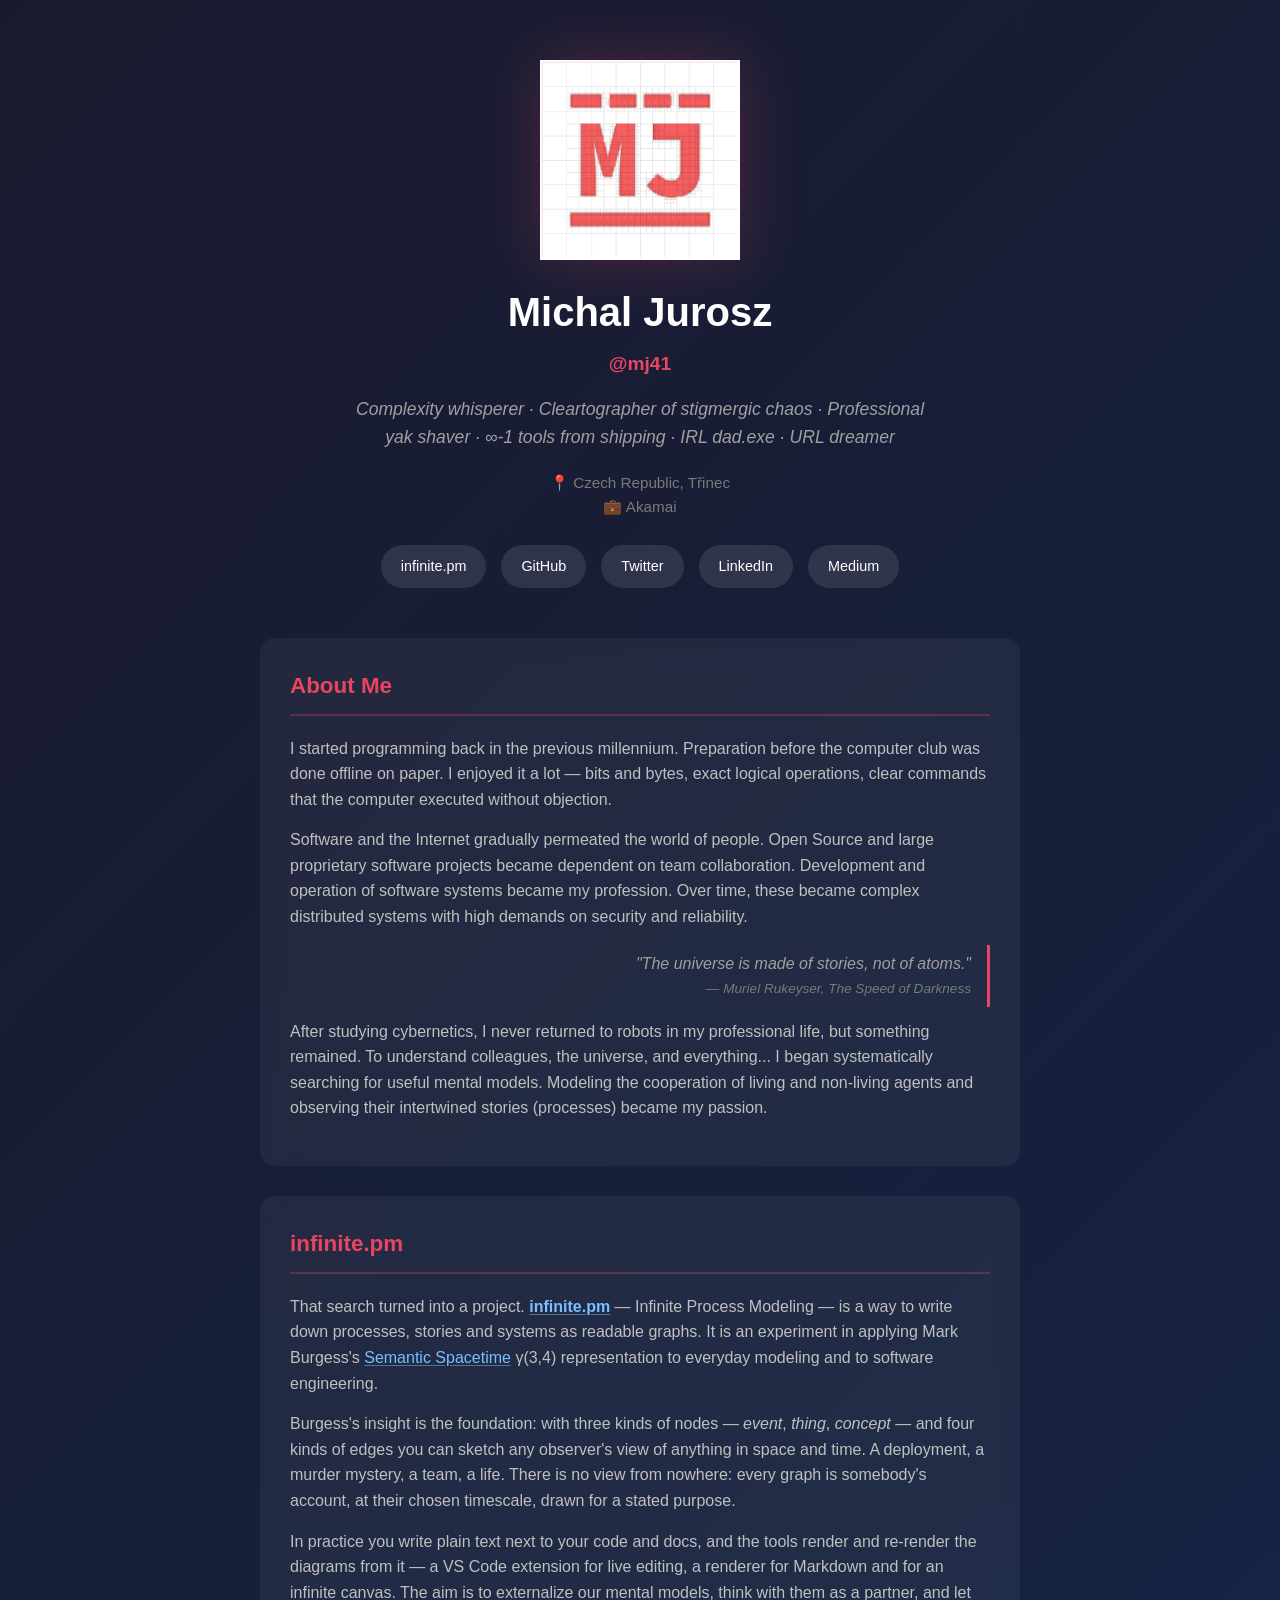
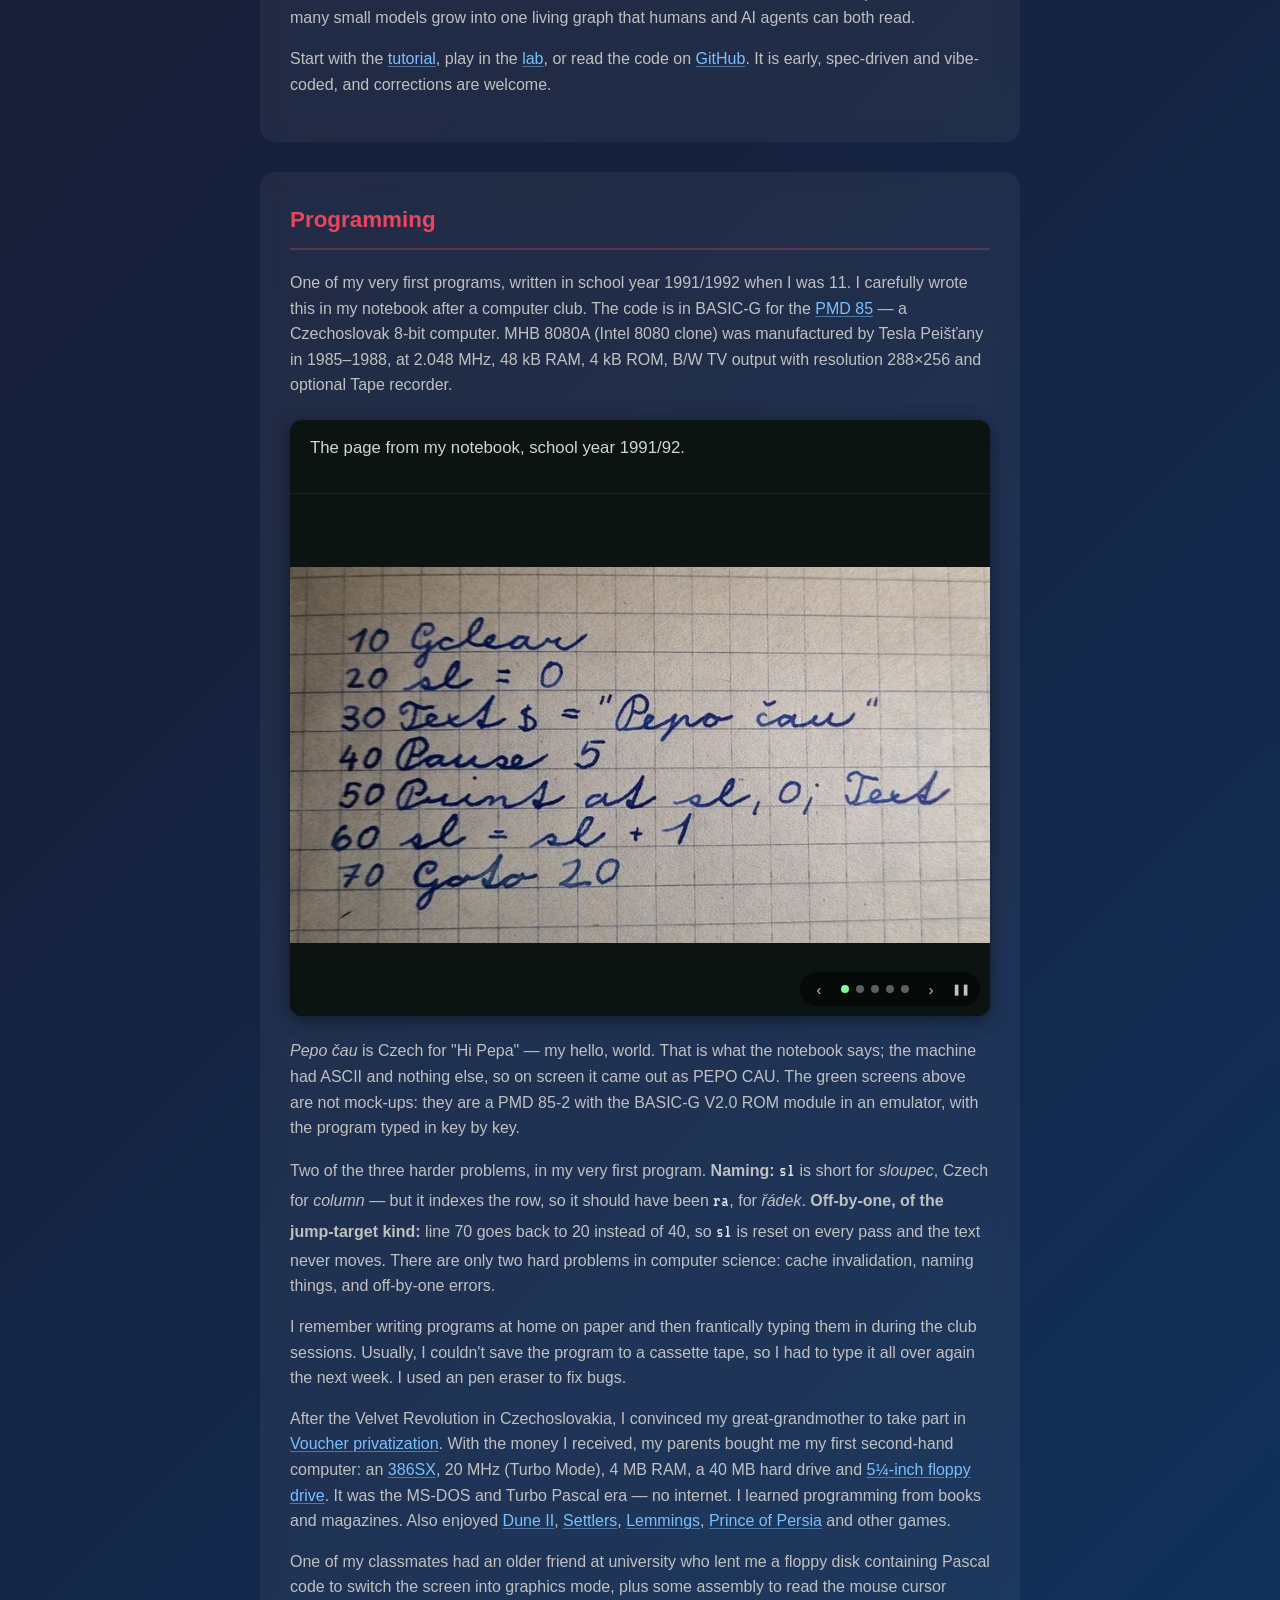
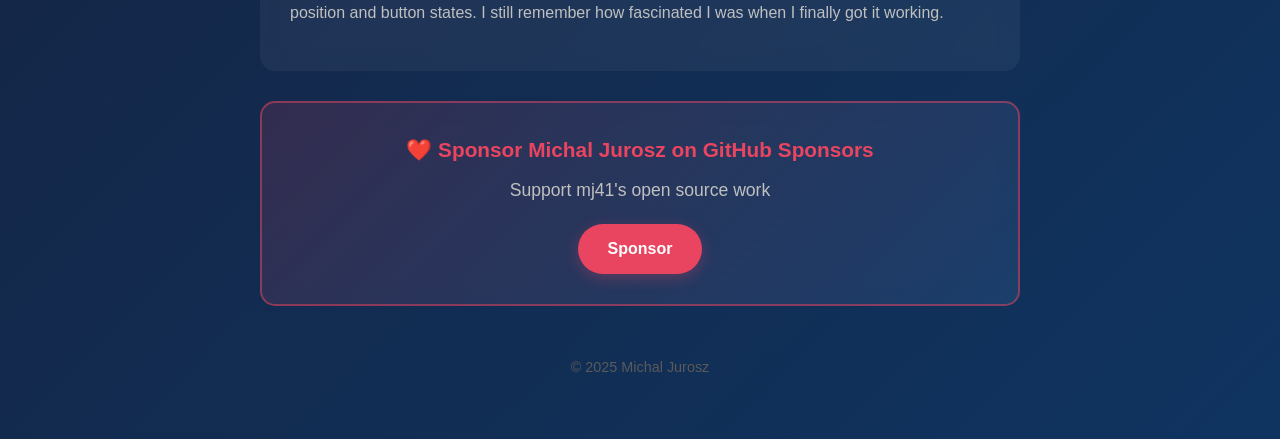
<file: index.html>
<!DOCTYPE html>
<html lang="en">
<head>
    <meta charset="UTF-8">
    <meta name="viewport" content="width=device-width, initial-scale=1.0">
    <meta name="description" content="Personal website of Michal Jurosz (mj41) - Complexity whisperer and software engineer.">
    <title>Michal Jurosz | mj41</title>
    <link rel="preconnect" href="https://fonts.googleapis.com">
    <link rel="preconnect" href="https://fonts.gstatic.com" crossorigin>
    <link href="https://fonts.googleapis.com/css2?family=VT323&display=swap" rel="stylesheet">
    <link rel="stylesheet" href="style.css">
</head>
<body>
    <div class="container">
        <header class="profile-header">
            <img src="images/mj41logo.png" alt="MJ" class="logo">
            <h1>Michal Jurosz</h1>
            <p class="username">@mj41</p>
            <p class="tagline">
                Complexity whisperer · Cleartographer of stigmergic chaos · Professional yak shaver · ∞-1 tools from shipping · IRL dad.exe · URL dreamer
            </p>
            <p class="location">Czech Republic, Třinec</p>
            <p class="location company">Akamai</p>

            <div class="social-links">
                <a href="https://infinite.pm" target="_blank" rel="noopener noreferrer">infinite.pm</a>
                <a href="https://github.com/mj41" target="_blank" rel="noopener noreferrer">GitHub</a>
                <a href="https://twitter.com/mj41cz" target="_blank" rel="noopener noreferrer">Twitter</a>
                <a href="https://www.linkedin.com/in/jurosz/" target="_blank" rel="noopener noreferrer">LinkedIn</a>
                <a href="https://blog.mj41.cz/" target="_blank" rel="noopener noreferrer">Medium</a>
            </div>
        </header>

        <section class="section" id="about">
            <h2>About Me<a class="anchor" href="#about" aria-label="Link to this section">#</a></h2>
            <p>
                I started programming back in the previous millennium. Preparation before the computer club was done offline on paper. I enjoyed it a lot — bits and bytes, exact logical operations, clear commands that the computer executed without objection.
            </p>
            <p>
                Software and the Internet gradually permeated the world of people. Open Source and large proprietary software projects became dependent on team collaboration. Development and operation of software systems became my profession. Over time, these became complex distributed systems with high demands on security and reliability.
            </p>
            <blockquote>
                "The universe is made of stories, not of atoms."
                <footer>— Muriel Rukeyser, The Speed of Darkness</footer>
            </blockquote>
            <p>
                After studying cybernetics, I never returned to robots in my professional life, but something remained. To understand colleagues, the universe, and everything... I began systematically searching for useful mental models. Modeling the cooperation of living and non-living agents and observing their intertwined stories (processes) became my passion.
            </p>
        </section>

        <section class="section" id="infinite-pm">
            <h2>infinite.pm<a class="anchor" href="#infinite-pm" aria-label="Link to this section">#</a></h2>
            <p>
                That search turned into a project. <a href="https://infinite.pm" target="_blank" rel="noopener noreferrer"><strong>infinite.pm</strong></a> — Infinite Process Modeling — is a way to write down processes, stories and systems as readable graphs. It is an experiment in applying Mark Burgess's <a href="https://semantic.st/" target="_blank" rel="noopener noreferrer">Semantic Spacetime</a> γ(3,4) representation to everyday modeling and to software engineering.
            </p>
            <p>
                Burgess's insight is the foundation: with three kinds of nodes — <em>event</em>, <em>thing</em>, <em>concept</em> — and four kinds of edges you can sketch any observer's view of anything in space and time. A deployment, a murder mystery, a team, a life. There is no view from nowhere: every graph is somebody's account, at their chosen timescale, drawn for a stated purpose.
            </p>
            <p>
                In practice you write plain text next to your code and docs, and the tools render and re-render the diagrams from it — a VS Code extension for live editing, a renderer for Markdown and for an infinite canvas. The aim is to externalize our mental models, think with them as a partner, and let many small models grow into one living graph that humans and AI agents can both read.
            </p>
            <p>
                Start with the <a href="https://github.com/infinite-pm/ipm-intro" target="_blank" rel="noopener noreferrer">tutorial</a>, play in the <a href="https://lab.infinite.pm" target="_blank" rel="noopener noreferrer">lab</a>, or read the code on <a href="https://github.com/infinite-pm" target="_blank" rel="noopener noreferrer">GitHub</a>. It is early, spec-driven and vibe-coded, and corrections are welcome.
            </p>
        </section>

        <section class="section" id="programming">
            <h2>Programming<a class="anchor" href="#programming" aria-label="Link to this section">#</a></h2>
            <p>
                One of my very first programs, written in school year 1991/1992 when I was 11. I carefully wrote this in my notebook after a computer club. The code is in BASIC-G for the <a href="https://en.wikipedia.org/wiki/PMD_85">PMD 85</a> — a Czechoslovak 8-bit computer. MHB 8080A (Intel 8080 clone) was manufactured by Tesla Peišťany in 1985–1988, at 2.048 MHz, 48 kB RAM, 4 kB ROM, B/W TV output with resolution 288×256 and optional Tape recorder.
            </p>
            <figure class="program-figure" id="first-program">
                <figcaption class="screen-caption" id="screen-caption">The page from my notebook, school year 1991/92.</figcaption>
                <div class="screen-cycle" id="screen-cycle" tabindex="0"
                     aria-roledescription="carousel" aria-label="My first program, five ways">
                    <img class="screen-view is-active" src="images/program-1-web.jpg"
                         width="800" height="431" decoding="async"
                         data-caption="The page from my notebook, school year 1991/92."
                         alt="My first program - handwritten BASIC code in a squared notebook">
                    <div class="screen-view screen-view--art"
                         data-caption="The same listing, typeset.">
                        <div class="code-block">
                            <div class="banner">BASIC-G /V2.0</div>
                            <div>&nbsp;</div>
                            <div><span class="line-num">10&nbsp;</span><span class="keyword">Gclear</span></div>
                            <div><span class="line-num">20&nbsp;</span>sl = <span class="number">0</span></div>
                            <div><span class="line-num">30&nbsp;</span>Text$ = <span class="string">"Pepo čau"</span></div>
                            <div><span class="line-num">40&nbsp;</span><span class="keyword">Pause</span> <span class="number">5</span></div>
                            <div><span class="line-num">50&nbsp;</span><span class="keyword">Print at</span> sl, <span class="number">0</span>; Text$</div>
                            <div><span class="line-num">60&nbsp;</span>sl = sl + <span class="number">1</span></div>
                            <div><span class="line-num">70&nbsp;</span><span class="keyword">Goto</span> <span class="number">20</span></div>
                        </div>
                    </div>
                    <img class="screen-view screen-view--real" src="images/pmd85-screen.jpg"
                         width="1116" height="833" loading="lazy" decoding="async"
                         data-caption="And on the machine itself, typed in key by key: a PMD 85-2 with the BASIC-G V2.0 ROM module, 48 columns by 32 rows of green phosphor. No Czech diacritics anywhere in the ROM, so it is PEPO CAU."
                         alt="The same BASIC-G listing on the green screen of a PMD 85: BASIC-G /V2.0, 10 GCLEAR, 20 SL = 0, 30 TEXT$ = &quot;PEPO CAU&quot;, 40 PAUSE 5, 50 PRINT AT SL, 0; TEXT$, 60 SL = SL + 1, 70 GOTO 20">
                    <div class="screen-view screen-view--art"
                         data-caption="Fixed 35 years later: ra for řádek (row), and line 80 jumps to 40 instead of 20, so the counter survives the pass. Line 70 wraps it at the bottom of the 32-row screen.">
                        <div class="code-block">
                            <div class="banner">BASIC-G /V2.0</div>
                            <div>&nbsp;</div>
                            <div><span class="line-num">10&nbsp;</span><span class="keyword">Gclear</span></div>
                            <div><span class="line-num">20&nbsp;</span><span class="fixed">ra</span> = <span class="number">0</span></div>
                            <div><span class="line-num">30&nbsp;</span>Text$ = <span class="string">"PEPO CAU"</span></div>
                            <div><span class="line-num">40&nbsp;</span><span class="keyword">Pause</span> <span class="number">5</span></div>
                            <div><span class="line-num">50&nbsp;</span><span class="keyword">Print at</span> <span class="fixed">ra</span>, <span class="number">0</span>; Text$</div>
                            <div><span class="line-num">60&nbsp;</span><span class="fixed">ra</span> = <span class="fixed">ra</span> + <span class="number">1</span></div>
                            <div><span class="line-num">70&nbsp;</span><span class="keyword">If</span> <span class="fixed">ra</span> &gt; <span class="number">31</span> <span class="keyword">Then</span> <span class="fixed">ra</span> = <span class="number">0</span></div>
                            <div><span class="line-num">80&nbsp;</span><span class="keyword">Goto</span> <span class="fixed">40</span></div>
                        </div>
                    </div>
                    <img class="screen-view" src="images/pmd85-fixed-run.jpg"
                         width="1116" height="833" loading="lazy" decoding="async"
                         data-caption="And the fixed version running on the same machine: PEPO CAU finally walks down the screen, one row per PAUSE."
                         alt="The fixed program running on a PMD 85: PEPO CAU printed on every row down the green screen">
                    <div class="screen-controls">
                        <button class="sc-btn" type="button" data-act="prev" aria-label="Previous">‹</button>
                        <span class="dots"></span>
                        <button class="sc-btn" type="button" data-act="next" aria-label="Next">›</button>
                        <button class="sc-btn sc-play" type="button" data-act="play" aria-label="Pause the slideshow" aria-pressed="false">❚❚</button>
                    </div>
                </div>
            </figure>
            <p>
                <em>Pepo čau</em> is Czech for "Hi Pepa" — my hello, world. That is what the notebook says; the machine had ASCII and nothing else, so on screen it came out as PEPO CAU. The green screens above are not mock-ups: they are a PMD 85-2 with the BASIC-G V2.0 ROM module in an emulator, with the program typed in key by key.
            </p>
            <p>
                Two of the three harder problems, in my very first program. <strong>Naming:</strong> <code>sl</code> is short for <em>sloupec</em>, Czech for <em>column</em> — but it indexes the row, so it should have been <code>ra</code>, for <em>řádek</em>. <strong>Off-by-one, of the jump-target kind:</strong> line 70 goes back to 20 instead of 40, so <code>sl</code> is reset on every pass and the text never moves. There are only two hard problems in computer science: cache invalidation, naming things, and off-by-one errors.
            </p>
            <p>
                I remember writing programs at home on paper and then frantically typing them in during the club sessions. Usually, I couldn't save the program to a cassette tape, so I had to type it all over again the next week. I used an pen eraser to fix bugs.
            </p>
            <p>
                After the Velvet Revolution in Czechoslovakia, I convinced my great-grandmother to take part in <a href="https://en.wikipedia.org/wiki/Voucher_privatization">Voucher privatization</a>. With the money I received, my parents bought me my first second-hand computer: an <a href="https://en.wikipedia.org/wiki/I386#80386SX">386SX</a>, 20 MHz (Turbo Mode), 4 MB RAM, a 40 MB hard drive and <a href="https://en.wikipedia.org/wiki/Floppy_disk#5%C2%BC-inch">5¼-inch floppy drive</a>. It was the MS-DOS and Turbo Pascal era — no internet. I learned programming from books and magazines. Also enjoyed <a href="https://en.wikipedia.org/wiki/Dune_II">Dune II</a>, <a href="https://en.wikipedia.org/wiki/The_Settlers">Settlers</a>, <a href="https://en.wikipedia.org/wiki/Lemmings_(video_game)">Lemmings</a>, <a href="https://en.wikipedia.org/wiki/Prince_of_Persia_(1989_video_game)">Prince of Persia</a> and other games.
            </p>
            <p>
                One of my classmates had an older friend at university who lent me a floppy disk containing Pascal code to switch the screen into graphics mode, plus some assembly to read the mouse cursor position and button states. I still remember how fascinated I was when I finally got it working.
            </p>
        </section>

        <section class="sponsor-section" id="sponsor">
            <div class="sponsor-content">
                <h2>❤️ Sponsor Michal Jurosz on GitHub Sponsors</h2>
                <p>Support mj41's open source work</p>
                <a href="https://github.com/sponsors/mj41" target="_blank" rel="noopener noreferrer" class="sponsor-button">Sponsor</a>
            </div>
        </section>

        <footer class="footer">
            <p>© 2025 Michal Jurosz</p>
        </footer>
    </div>
    <script src="script.js"></script>
</body>
</html>
</file>
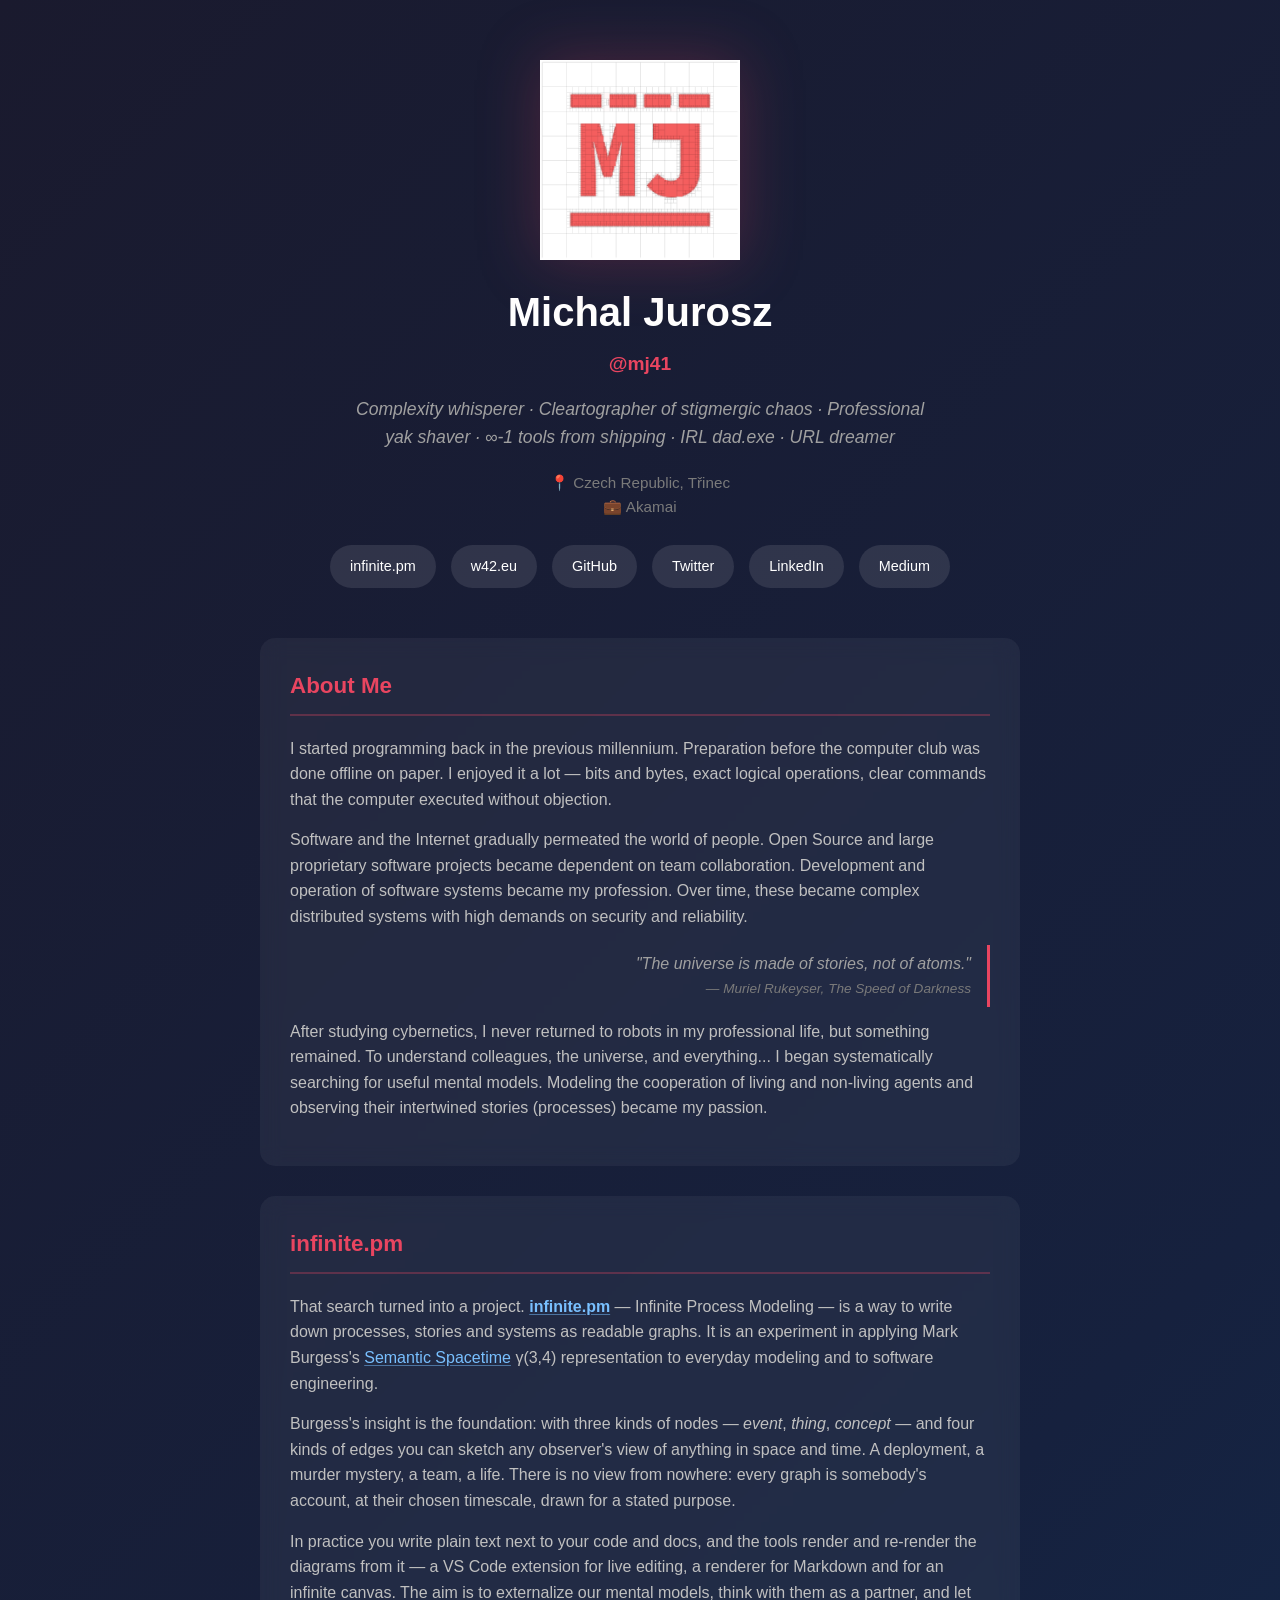
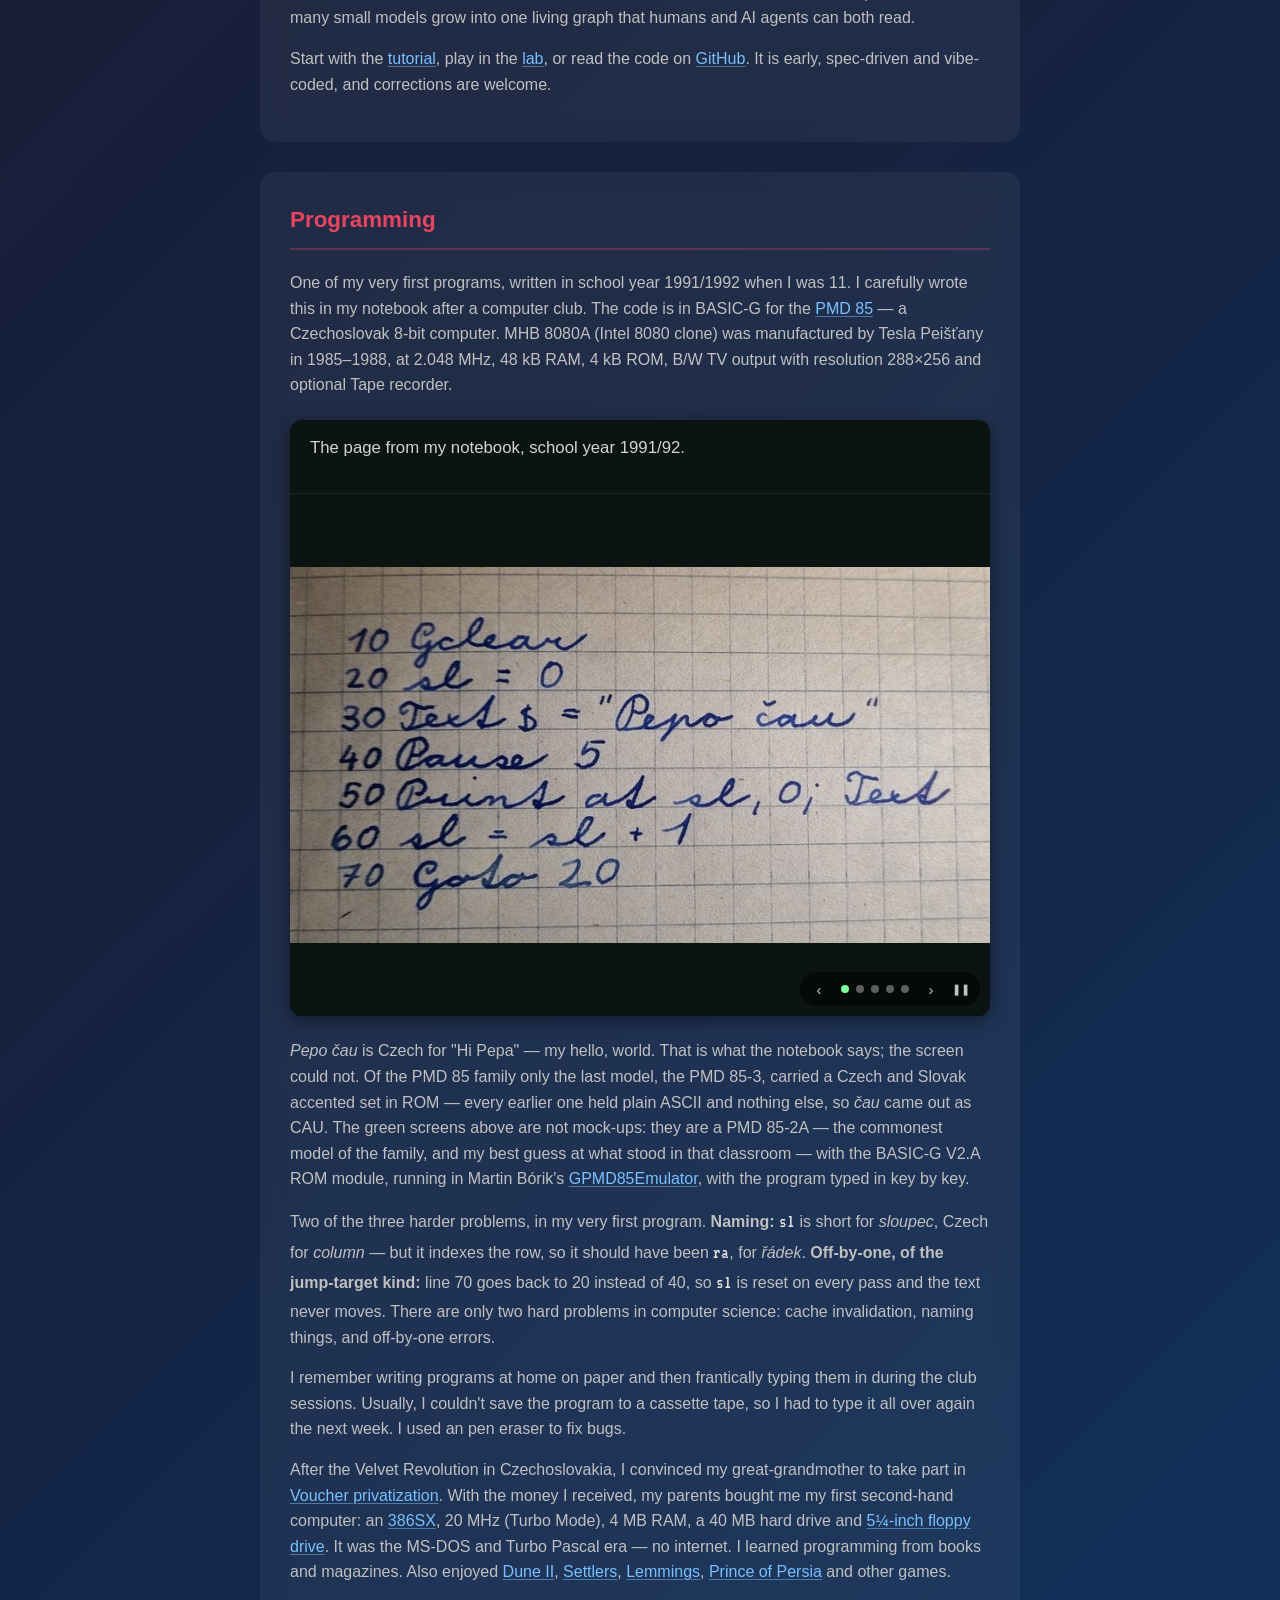
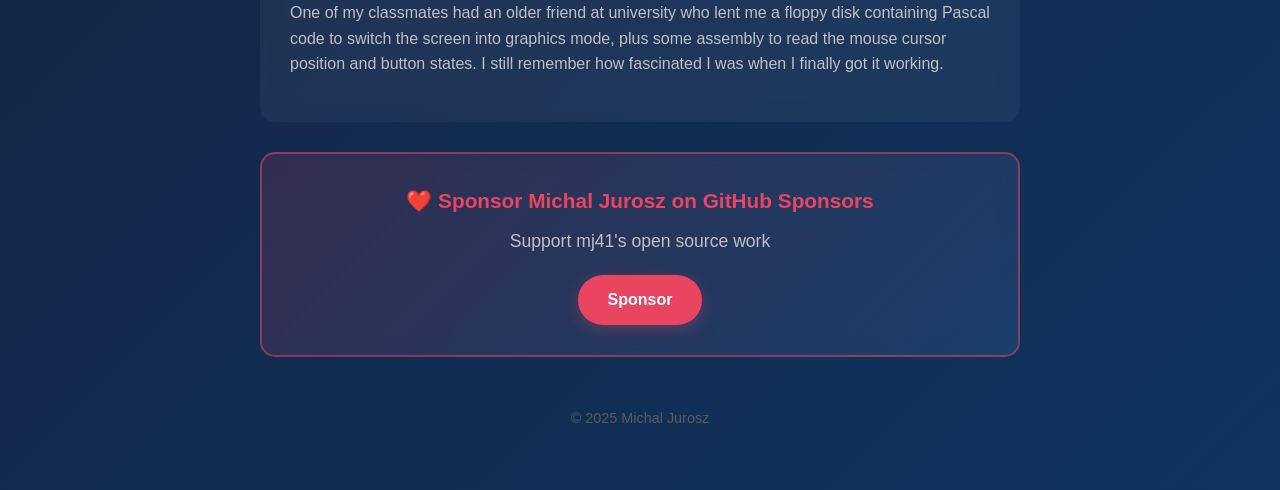
<file: docs/index.html>
<!DOCTYPE html>
<html lang="en">
<head>
    <meta charset="UTF-8">
    <meta name="viewport" content="width=device-width, initial-scale=1.0">
    <meta name="description" content="Personal website of Michal Jurosz (mj41) - Complexity whisperer and software engineer.">
    <title>Michal Jurosz | mj41</title>
    <link rel="preconnect" href="https://fonts.googleapis.com">
    <link rel="preconnect" href="https://fonts.gstatic.com" crossorigin>
    <link href="https://fonts.googleapis.com/css2?family=VT323&display=swap" rel="stylesheet">
    <link rel="stylesheet" href="style.css">
</head>
<body>
    <div class="container">
        <header class="profile-header">
            <img src="images/mj41logo.png" alt="MJ" class="logo">
            <h1>Michal Jurosz</h1>
            <p class="username">@mj41</p>
            <p class="tagline">
                Complexity whisperer · Cleartographer of stigmergic chaos · Professional yak shaver · ∞-1 tools from shipping · IRL dad.exe · URL dreamer
            </p>
            <p class="location">Czech Republic, Třinec</p>
            <p class="location company">Akamai</p>

            <div class="social-links">
                <a href="https://infinite.pm" target="_blank" rel="noopener noreferrer">infinite.pm</a>
                <a href="https://w42.eu" target="_blank" rel="noopener noreferrer">w42.eu</a>
                <a href="https://github.com/mj41" target="_blank" rel="noopener noreferrer">GitHub</a>
                <a href="https://twitter.com/mj41cz" target="_blank" rel="noopener noreferrer">Twitter</a>
                <a href="https://www.linkedin.com/in/jurosz/" target="_blank" rel="noopener noreferrer">LinkedIn</a>
                <a href="https://blog.mj41.cz/" target="_blank" rel="noopener noreferrer">Medium</a>
            </div>
        </header>

        <section class="section" id="about">
            <h2>About Me<a class="anchor" href="#about" aria-label="Link to this section">#</a></h2>
            <p>
                I started programming back in the previous millennium. Preparation before the computer club was done offline on paper. I enjoyed it a lot — bits and bytes, exact logical operations, clear commands that the computer executed without objection.
            </p>
            <p>
                Software and the Internet gradually permeated the world of people. Open Source and large proprietary software projects became dependent on team collaboration. Development and operation of software systems became my profession. Over time, these became complex distributed systems with high demands on security and reliability.
            </p>
            <blockquote>
                "The universe is made of stories, not of atoms."
                <footer>— Muriel Rukeyser, The Speed of Darkness</footer>
            </blockquote>
            <p>
                After studying cybernetics, I never returned to robots in my professional life, but something remained. To understand colleagues, the universe, and everything... I began systematically searching for useful mental models. Modeling the cooperation of living and non-living agents and observing their intertwined stories (processes) became my passion.
            </p>
        </section>

        <section class="section" id="infinite-pm">
            <h2>infinite.pm<a class="anchor" href="#infinite-pm" aria-label="Link to this section">#</a></h2>
            <p>
                That search turned into a project. <a href="https://infinite.pm" target="_blank" rel="noopener noreferrer"><strong>infinite.pm</strong></a> — Infinite Process Modeling — is a way to write down processes, stories and systems as readable graphs. It is an experiment in applying Mark Burgess's <a href="https://arxiv.org/abs/2506.07756" target="_blank" rel="noopener noreferrer">Semantic Spacetime</a> γ(3,4) representation to everyday modeling and to software engineering.
            </p>
            <p>
                Burgess's insight is the foundation: with three kinds of nodes — <em>event</em>, <em>thing</em>, <em>concept</em> — and four kinds of edges you can sketch any observer's view of anything in space and time. A deployment, a murder mystery, a team, a life. There is no view from nowhere: every graph is somebody's account, at their chosen timescale, drawn for a stated purpose.
            </p>
            <p>
                In practice you write plain text next to your code and docs, and the tools render and re-render the diagrams from it — a VS Code extension for live editing, a renderer for Markdown and for an infinite canvas. The aim is to externalize our mental models, think with them as a partner, and let many small models grow into one living graph that humans and AI agents can both read.
            </p>
            <p>
                Start with the <a href="https://github.com/infinite-pm/ipm-intro" target="_blank" rel="noopener noreferrer">tutorial</a>, play in the <a href="https://lab.infinite.pm" target="_blank" rel="noopener noreferrer">lab</a>, or read the code on <a href="https://github.com/infinite-pm" target="_blank" rel="noopener noreferrer">GitHub</a>. It is early, spec-driven and vibe-coded, and corrections are welcome.
            </p>
        </section>

        <section class="section" id="programming">
            <h2>Programming<a class="anchor" href="#programming" aria-label="Link to this section">#</a></h2>
            <p>
                One of my very first programs, written in school year 1991/1992 when I was 11. I carefully wrote this in my notebook after a computer club. The code is in BASIC-G for the <a href="https://en.wikipedia.org/wiki/PMD_85">PMD 85</a> — a Czechoslovak 8-bit computer. MHB 8080A (Intel 8080 clone) was manufactured by Tesla Peišťany in 1985–1988, at 2.048 MHz, 48 kB RAM, 4 kB ROM, B/W TV output with resolution 288×256 and optional Tape recorder.
            </p>
            <figure class="program-figure" id="first-program">
                <figcaption class="screen-caption" id="screen-caption">The page from my notebook, school year 1991/92.</figcaption>
                <div class="screen-cycle" id="screen-cycle" tabindex="0"
                     aria-roledescription="carousel" aria-label="My first program, five ways">
                    <img class="screen-view is-active" src="images/program-1-web.jpg"
                         width="800" height="431" decoding="async"
                         data-caption="The page from my notebook, school year 1991/92."
                         alt="My first program - handwritten BASIC code in a squared notebook">
                    <div class="screen-view screen-view--art"
                         data-caption="The same listing, typeset.">
                        <div class="code-block">
                            <div class="banner">BASIC-G /V2.A</div>
                            <div>&nbsp;</div>
                            <div><span class="line-num">10&nbsp;</span><span class="keyword">Gclear</span></div>
                            <div><span class="line-num">20&nbsp;</span>sl = <span class="number">0</span></div>
                            <div><span class="line-num">30&nbsp;</span>Text$ = <span class="string">"Pepo čau"</span></div>
                            <div><span class="line-num">40&nbsp;</span><span class="keyword">Pause</span> <span class="number">5</span></div>
                            <div><span class="line-num">50&nbsp;</span><span class="keyword">Print at</span> sl, <span class="number">0</span>; Text$</div>
                            <div><span class="line-num">60&nbsp;</span>sl = sl + <span class="number">1</span></div>
                            <div><span class="line-num">70&nbsp;</span><span class="keyword">Goto</span> <span class="number">20</span></div>
                        </div>
                    </div>
                    <img class="screen-view screen-view--real" src="images/pmd85-screen.jpg"
                         width="1116" height="833" loading="lazy" decoding="async"
                         data-caption="And on the machine itself, typed in key by key: a PMD 85-2A with the BASIC-G V2.A ROM module, 48 characters to a line on 288×256 pixels of green phosphor. Its ROM holds plain ASCII and nothing else, so it is PEPO CAU."
                         alt="The same BASIC-G listing on the green screen of a PMD 85: BASIC-G /V2.A, 10 GCLEAR, 20 SL = 0, 30 TEXT$ = &quot;PEPO CAU&quot;, 40 PAUSE 5, 50 PRINT AT SL, 0; TEXT$, 60 SL = SL + 1, 70 GOTO 20">
                    <div class="screen-view screen-view--art"
                         data-caption="Fixed 35 years later, in two tokens: ra for řádek (row), and line 70 jumps to 40 instead of 20, so the counter survives the pass.">
                        <div class="code-block">
                            <div class="banner">BASIC-G /V2.A</div>
                            <div>&nbsp;</div>
                            <div><span class="line-num">10&nbsp;</span><span class="keyword">Gclear</span></div>
                            <div><span class="line-num">20&nbsp;</span><span class="fixed">ra</span> = <span class="number">0</span></div>
                            <div><span class="line-num">30&nbsp;</span>Text$ = <span class="string">"PEPO CAU"</span></div>
                            <div><span class="line-num">40&nbsp;</span><span class="keyword">Pause</span> <span class="number">5</span></div>
                            <div><span class="line-num">50&nbsp;</span><span class="keyword">Print at</span> <span class="fixed">ra</span>, <span class="number">0</span>; Text$</div>
                            <div><span class="line-num">60&nbsp;</span><span class="fixed">ra</span> = <span class="fixed">ra</span> + <span class="number">1</span></div>
                            <div><span class="line-num">70&nbsp;</span><span class="keyword">Goto</span> <span class="fixed">40</span></div>
                        </div>
                    </div>
                    <img class="screen-view" src="images/pmd85-fixed-run.jpg"
                         width="1116" height="833" loading="lazy" decoding="async"
                         data-caption="And the fixed version running on the same machine: PEPO CAU walks down the screen, one line per PAUSE, until all 26 lines BASIC-G can print on are full. The gap at the bottom is the machine — it spaces lines 9 pixels apart and runs out before the tube does."
                         alt="The fixed program running on a PMD 85: PEPO CAU printed on every row down the green screen">
                    <div class="screen-controls">
                        <button class="sc-btn" type="button" data-act="prev" aria-label="Previous">‹</button>
                        <span class="dots"></span>
                        <button class="sc-btn" type="button" data-act="next" aria-label="Next">›</button>
                        <button class="sc-btn sc-play" type="button" data-act="play" aria-label="Pause the slideshow" aria-pressed="false">❚❚</button>
                    </div>
                </div>
            </figure>
            <p>
                <em>Pepo čau</em> is Czech for "Hi Pepa" — my hello, world. That is what the notebook says; the screen could not. Of the PMD 85 family only the last model, the PMD 85-3, carried a Czech and Slovak accented set in ROM — every earlier one held plain ASCII and nothing else, so <em>čau</em> came out as CAU. The green screens above are not mock-ups: they are a PMD 85-2A — the commonest model of the family, and my best guess at what stood in that classroom — with the BASIC-G V2.A ROM module, running in Martin Bórik's <a href="https://github.com/mborik/GPMD85Emulator" target="_blank" rel="noopener noreferrer">GPMD85Emulator</a>, with the program typed in key by key.
            </p>
            <p>
                Two of the three harder problems, in my very first program. <strong>Naming:</strong> <code>sl</code> is short for <em>sloupec</em>, Czech for <em>column</em> — but it indexes the row, so it should have been <code>ra</code>, for <em>řádek</em>. <strong>Off-by-one, of the jump-target kind:</strong> line 70 goes back to 20 instead of 40, so <code>sl</code> is reset on every pass and the text never moves. There are only two hard problems in computer science: cache invalidation, naming things, and off-by-one errors.
            </p>
            <p>
                I remember writing programs at home on paper and then frantically typing them in during the club sessions. Usually, I couldn't save the program to a cassette tape, so I had to type it all over again the next week. I used an pen eraser to fix bugs.
            </p>
            <p>
                After the Velvet Revolution in Czechoslovakia, I convinced my great-grandmother to take part in <a href="https://en.wikipedia.org/wiki/Voucher_privatization">Voucher privatization</a>. With the money I received, my parents bought me my first second-hand computer: an <a href="https://en.wikipedia.org/wiki/I386#80386SX">386SX</a>, 20 MHz (Turbo Mode), 4 MB RAM, a 40 MB hard drive and <a href="https://en.wikipedia.org/wiki/Floppy_disk#5%C2%BC-inch">5¼-inch floppy drive</a>. It was the MS-DOS and Turbo Pascal era — no internet. I learned programming from books and magazines. Also enjoyed <a href="https://en.wikipedia.org/wiki/Dune_II">Dune II</a>, <a href="https://en.wikipedia.org/wiki/The_Settlers">Settlers</a>, <a href="https://en.wikipedia.org/wiki/Lemmings_(video_game)">Lemmings</a>, <a href="https://en.wikipedia.org/wiki/Prince_of_Persia_(1989_video_game)">Prince of Persia</a> and other games.
            </p>
            <p>
                One of my classmates had an older friend at university who lent me a floppy disk containing Pascal code to switch the screen into graphics mode, plus some assembly to read the mouse cursor position and button states. I still remember how fascinated I was when I finally got it working.
            </p>
        </section>

        <section class="sponsor-section" id="sponsor">
            <div class="sponsor-content">
                <h2>❤️ Sponsor Michal Jurosz on GitHub Sponsors</h2>
                <p>Support mj41's open source work</p>
                <a href="https://github.com/sponsors/mj41" target="_blank" rel="noopener noreferrer" class="sponsor-button">Sponsor</a>
            </div>
        </section>

        <footer class="footer">
            <p>© 2025 Michal Jurosz</p>
        </footer>
    </div>
    <script src="script.js"></script>
</body>
</html>
</file>
<file: style.css>
* {
    margin: 0;
    padding: 0;
    box-sizing: border-box;
}

body {
    font-family: -apple-system, BlinkMacSystemFont, 'Segoe UI', Roboto, Oxygen, Ubuntu, sans-serif;
    background: linear-gradient(135deg, #1a1a2e 0%, #16213e 50%, #0f3460 100%);
    color: #e4e4e4;
    min-height: 100vh;
    line-height: 1.6;
}

a {
    color: #79c0ff;
    text-decoration: underline;
    text-decoration-color: rgba(121, 192, 255, 0.5);
    text-underline-offset: 2px;
}

a:hover {
    color: #a5d6ff;
    text-decoration-color: rgba(165, 214, 255, 0.8);
}

.container {
    max-width: 800px;
    margin: 0 auto;
    padding: 60px 20px;
}

.profile-header {
    text-align: center;
    margin-bottom: 50px;
}

.logo {
    width: 200px;
    height: auto;
    margin: 0 auto 20px;
    display: block;
    filter: drop-shadow(0 0 30px rgba(233, 69, 96, 0.25));
}

h1 {
    font-size: 2.5em;
    color: #fff;
    margin-bottom: 5px;
}

.username {
    color: #e94560;
    font-size: 1.2em;
    margin-bottom: 15px;
    font-weight: bold;
}

.tagline {
    color: #a0a0a0;
    font-style: italic;
    max-width: 600px;
    margin: 0 auto 20px;
    font-size: 1.1em;
}

.location {
    color: #7a7a7a;
    font-size: 0.95em;
}

.location::before {
    content: "📍 ";
}

.company::before {
    content: "💼 ";
}

.social-links {
    display: flex;
    justify-content: center;
    gap: 15px;
    margin-top: 25px;
    flex-wrap: wrap;
}

.social-links a {
    display: inline-flex;
    align-items: center;
    gap: 8px;
    padding: 10px 20px;
    background: rgba(255, 255, 255, 0.1);
    color: #fff;
    text-decoration: none;
    border-radius: 25px;
    transition: all 0.3s ease;
    font-size: 0.9em;
}

.social-links a:hover {
    background: #e94560;
    transform: translateY(-2px);
}

.sponsor-section {
    background: linear-gradient(135deg, rgba(233, 69, 96, 0.15), rgba(121, 192, 255, 0.1));
    border: 2px solid rgba(233, 69, 96, 0.5);
    border-radius: 15px;
    padding: 30px;
    margin-bottom: 30px;
    backdrop-filter: blur(10px);
    text-align: center;
}

.sponsor-content h2 {
    color: #e94560;
    margin-bottom: 10px;
    font-size: 1.3em;
}

.sponsor-content p {
    color: #c0c0c0;
    margin-bottom: 20px;
    font-size: 1.1em;
}

.sponsor-button {
    display: inline-block;
    padding: 12px 30px;
    background: #e94560;
    color: #fff !important;
    text-decoration: none !important;
    border-radius: 25px;
    font-weight: bold;
    transition: all 0.3s ease;
    box-shadow: 0 4px 15px rgba(233, 69, 96, 0.3);
}

.sponsor-button:hover {
    background: #ff5a7a;
    box-shadow: 0 6px 20px rgba(233, 69, 96, 0.5);
    transform: translateY(-2px);
}

.section {
    background: rgba(255, 255, 255, 0.05);
    border-radius: 15px;
    padding: 30px;
    margin-bottom: 30px;
    backdrop-filter: blur(10px);
}

.section h2 {
    color: #e94560;
    margin-bottom: 20px;
    font-size: 1.4em;
    border-bottom: 2px solid rgba(233, 69, 96, 0.3);
    padding-bottom: 10px;
}

/* Linkable sections: #about, #infinite-pm, #programming, #first-program, #sponsor */
.section,
.sponsor-section,
.program-figure {
    scroll-margin-top: 20px;
}

.anchor {
    margin-left: 10px;
    color: rgba(233, 69, 96, 0.55);
    text-decoration: none;
    opacity: 0;
    transition: opacity 0.2s ease;
}

.section h2:hover .anchor,
.anchor:focus-visible {
    opacity: 1;
}

.anchor:hover {
    color: #e94560;
}

@media (hover: none) {
    .anchor {
        opacity: 0.5;
    }
}

.section p {
    color: #c0c0c0;
    margin-bottom: 15px;
}

blockquote {
    border-left: none;
    border-right: 3px solid #e94560;
    padding: 8px 16px 8px 0;
    margin: 12px 0;
    max-width: 560px;
    margin-left: auto;
    font-style: italic;
    text-align: right;
    line-height: 1.35;
    color: #a0a0a0;
}

blockquote footer {
    margin-top: 6px;
    font-size: 0.85em;
    text-align: right;
    color: #7a7a7a;
}

.footer {
    text-align: center;
    margin-top: 50px;
    color: #5a5a5a;
    font-size: 0.9em;
}

.code-block {
    background: #0d1117;
    border-radius: 10px;
    box-shadow: 0 4px 15px rgba(0, 0, 0, 0.3);
    padding: 25px 10px 0 25px;
    font-family: 'VT323', 'Courier New', monospace;
    font-size: 22px;
    line-height: 1;
    color: #c9d1d9;
    overflow-x: auto;
    margin: 15px 0;
    border: 1px solid #30363d;
}

.code-block > div {
    white-space: nowrap;
}

.code-block .line-num {
    color: #c7c110;
    display: inline-block;
    min-width: 3ch;
    text-align: right;
}

.code-block .keyword {
    color: #ff7b72;
}

.code-block .string {
    color: #a5d6ff;
}

.code-block .number {
    color: #79c0ff;
}

/* One program, four ways: the notebook page, the typeset listing, the PMD 85
   screen and the fixed version. All four sit in one grid cell and cross-fade;
   script.js cycles them and drives the controls. */

.program-figure {
    margin: 22px 0;
    background: #0b1410;
    border-radius: 12px;
    overflow: hidden;
    box-shadow: 0 4px 18px rgba(0, 0, 0, 0.45);
}

.screen-cycle {
    position: relative;
    display: grid;
    background: #0b1410;
    cursor: pointer;
}

.screen-cycle:focus-visible {
    outline: 2px solid #79c0ff;
    outline-offset: 3px;
}

.screen-view {
    grid-area: 1 / 1;
    transition: opacity 0.9s ease;
}

.screen-view:not(.is-active) {
    opacity: 0;
    pointer-events: none;
}

img.screen-view {
    width: 100%;
    height: auto;
    display: block;
    align-self: center;
}

.screen-view--art {
    display: flex;
    align-items: center;
    justify-content: center;
    padding: 5% 6%;
    background-image: linear-gradient(rgba(255, 255, 255, 0.045) 1px, transparent 1px);
    background-size: 100% 4px;
}

.screen-view--art .code-block {
    margin: 0;
    padding: 0;
    border: none;
    background: none;
    box-shadow: none;
    overflow: visible;
    font-size: min(6.2vw, 34px);
    line-height: 1.15;
}

.screen-view--art .banner {
    color: #6a7a70;
}

.section code {
    font-family: 'VT323', 'Courier New', monospace;
    font-size: 1.2em;
    color: #e0e0e0;
}

.code-block .fixed {
    color: #7dff9a;
}

.screen-controls {
    position: absolute;
    right: 10px;
    bottom: 10px;
    display: flex;
    align-items: center;
    gap: 4px;
    padding: 4px 6px;
    border-radius: 20px;
    background: rgba(0, 0, 0, 0.5);
    backdrop-filter: blur(4px);
}

.sc-btn {
    display: flex;
    align-items: center;
    justify-content: center;
    width: 26px;
    height: 26px;
    padding: 0;
    border: none;
    border-radius: 50%;
    background: none;
    color: rgba(255, 255, 255, 0.75);
    font-size: 15px;
    line-height: 1;
    cursor: pointer;
    transition: background 0.2s ease, color 0.2s ease;
}

.sc-btn:hover,
.sc-btn:focus-visible {
    background: rgba(255, 255, 255, 0.15);
    color: #fff;
}

.sc-play {
    font-size: 11px;
}

.screen-controls .dots {
    display: flex;
    align-items: center;
    gap: 7px;
    padding: 0 5px;
}

.screen-controls .dot {
    width: 8px;
    height: 8px;
    padding: 0;
    border: none;
    border-radius: 50%;
    background: rgba(255, 255, 255, 0.35);
    cursor: pointer;
    transition: background 0.3s ease;
}

.screen-controls .dot.is-on {
    background: #7dff9a;
}

.screen-caption {
    color: #d0d6d2;
    font-size: 1.05em;
    line-height: 1.45;
    margin: 0;
    padding: 16px 20px 14px;
    min-height: 4.4em;
    border-bottom: 1px solid rgba(255, 255, 255, 0.07);
}
</file>
<file: docs/style.css>
* {
    margin: 0;
    padding: 0;
    box-sizing: border-box;
}

body {
    font-family: -apple-system, BlinkMacSystemFont, 'Segoe UI', Roboto, Oxygen, Ubuntu, sans-serif;
    background: linear-gradient(135deg, #1a1a2e 0%, #16213e 50%, #0f3460 100%);
    color: #e4e4e4;
    min-height: 100vh;
    line-height: 1.6;
}

a {
    color: #79c0ff;
    text-decoration: underline;
    text-decoration-color: rgba(121, 192, 255, 0.5);
    text-underline-offset: 2px;
}

a:hover {
    color: #a5d6ff;
    text-decoration-color: rgba(165, 214, 255, 0.8);
}

.container {
    max-width: 800px;
    margin: 0 auto;
    padding: 60px 20px;
}

.profile-header {
    text-align: center;
    margin-bottom: 50px;
}

.logo {
    width: 200px;
    height: auto;
    margin: 0 auto 20px;
    display: block;
    filter: drop-shadow(0 0 30px rgba(233, 69, 96, 0.25));
}

h1 {
    font-size: 2.5em;
    color: #fff;
    margin-bottom: 5px;
}

.username {
    color: #e94560;
    font-size: 1.2em;
    margin-bottom: 15px;
    font-weight: bold;
}

.tagline {
    color: #a0a0a0;
    font-style: italic;
    max-width: 600px;
    margin: 0 auto 20px;
    font-size: 1.1em;
}

.location {
    color: #7a7a7a;
    font-size: 0.95em;
}

.location::before {
    content: "📍 ";
}

.company::before {
    content: "💼 ";
}

.social-links {
    display: flex;
    justify-content: center;
    gap: 15px;
    margin-top: 25px;
    flex-wrap: wrap;
}

.social-links a {
    display: inline-flex;
    align-items: center;
    gap: 8px;
    padding: 10px 20px;
    background: rgba(255, 255, 255, 0.1);
    color: #fff;
    text-decoration: none;
    border-radius: 25px;
    transition: all 0.3s ease;
    font-size: 0.9em;
}

.social-links a:hover {
    background: #e94560;
    transform: translateY(-2px);
}

.sponsor-section {
    background: linear-gradient(135deg, rgba(233, 69, 96, 0.15), rgba(121, 192, 255, 0.1));
    border: 2px solid rgba(233, 69, 96, 0.5);
    border-radius: 15px;
    padding: 30px;
    margin-bottom: 30px;
    backdrop-filter: blur(10px);
    text-align: center;
}

.sponsor-content h2 {
    color: #e94560;
    margin-bottom: 10px;
    font-size: 1.3em;
}

.sponsor-content p {
    color: #c0c0c0;
    margin-bottom: 20px;
    font-size: 1.1em;
}

.sponsor-button {
    display: inline-block;
    padding: 12px 30px;
    background: #e94560;
    color: #fff !important;
    text-decoration: none !important;
    border-radius: 25px;
    font-weight: bold;
    transition: all 0.3s ease;
    box-shadow: 0 4px 15px rgba(233, 69, 96, 0.3);
}

.sponsor-button:hover {
    background: #ff5a7a;
    box-shadow: 0 6px 20px rgba(233, 69, 96, 0.5);
    transform: translateY(-2px);
}

.section {
    background: rgba(255, 255, 255, 0.05);
    border-radius: 15px;
    padding: 30px;
    margin-bottom: 30px;
    backdrop-filter: blur(10px);
}

.section h2 {
    color: #e94560;
    margin-bottom: 20px;
    font-size: 1.4em;
    border-bottom: 2px solid rgba(233, 69, 96, 0.3);
    padding-bottom: 10px;
}

/* Linkable sections: #about, #infinite-pm, #programming, #first-program, #sponsor */
.section,
.sponsor-section,
.program-figure {
    scroll-margin-top: 20px;
}

.anchor {
    margin-left: 10px;
    color: rgba(233, 69, 96, 0.55);
    text-decoration: none;
    opacity: 0;
    transition: opacity 0.2s ease;
}

.section h2:hover .anchor,
.anchor:focus-visible {
    opacity: 1;
}

.anchor:hover {
    color: #e94560;
}

@media (hover: none) {
    .anchor {
        opacity: 0.5;
    }
}

.section p {
    color: #c0c0c0;
    margin-bottom: 15px;
}

blockquote {
    border-left: none;
    border-right: 3px solid #e94560;
    padding: 8px 16px 8px 0;
    margin: 12px 0;
    max-width: 560px;
    margin-left: auto;
    font-style: italic;
    text-align: right;
    line-height: 1.35;
    color: #a0a0a0;
}

blockquote footer {
    margin-top: 6px;
    font-size: 0.85em;
    text-align: right;
    color: #7a7a7a;
}

.footer {
    text-align: center;
    margin-top: 50px;
    color: #5a5a5a;
    font-size: 0.9em;
}

.code-block {
    background: #0d1117;
    border-radius: 10px;
    box-shadow: 0 4px 15px rgba(0, 0, 0, 0.3);
    padding: 25px 10px 0 25px;
    font-family: 'VT323', 'Courier New', monospace;
    font-size: 22px;
    line-height: 1;
    color: #c9d1d9;
    overflow-x: auto;
    margin: 15px 0;
    border: 1px solid #30363d;
}

.code-block > div {
    white-space: nowrap;
}

.code-block .line-num {
    color: #c7c110;
    display: inline-block;
    min-width: 3ch;
    text-align: right;
}

.code-block .keyword {
    color: #ff7b72;
}

.code-block .string {
    color: #a5d6ff;
}

.code-block .number {
    color: #79c0ff;
}

/* One program, four ways: the notebook page, the typeset listing, the PMD 85
   screen and the fixed version. All four sit in one grid cell and cross-fade;
   script.js cycles them and drives the controls. */

.program-figure {
    margin: 22px 0;
    background: #0b1410;
    border-radius: 12px;
    overflow: hidden;
    box-shadow: 0 4px 18px rgba(0, 0, 0, 0.45);
}

.screen-cycle {
    position: relative;
    display: grid;
    background: #0b1410;
    cursor: pointer;
}

.screen-cycle:focus-visible {
    outline: 2px solid #79c0ff;
    outline-offset: 3px;
}

.screen-view {
    grid-area: 1 / 1;
    transition: opacity 0.9s ease;
}

.screen-view:not(.is-active) {
    opacity: 0;
    pointer-events: none;
}

img.screen-view {
    width: 100%;
    height: auto;
    display: block;
    align-self: center;
}

.screen-view--art {
    display: flex;
    align-items: center;
    justify-content: center;
    padding: 5% 6%;
    background-image: linear-gradient(rgba(255, 255, 255, 0.045) 1px, transparent 1px);
    background-size: 100% 4px;
}

.screen-view--art .code-block {
    margin: 0;
    padding: 0;
    border: none;
    background: none;
    box-shadow: none;
    overflow: visible;
    font-size: min(6.2vw, 34px);
    line-height: 1.15;
}

.screen-view--art .banner {
    color: #6a7a70;
}

.section code {
    font-family: 'VT323', 'Courier New', monospace;
    font-size: 1.2em;
    color: #e0e0e0;
}

.code-block .fixed {
    color: #7dff9a;
}

.screen-controls {
    position: absolute;
    right: 10px;
    bottom: 10px;
    display: flex;
    align-items: center;
    gap: 4px;
    padding: 4px 6px;
    border-radius: 20px;
    background: rgba(0, 0, 0, 0.5);
    backdrop-filter: blur(4px);
}

.sc-btn {
    display: flex;
    align-items: center;
    justify-content: center;
    width: 26px;
    height: 26px;
    padding: 0;
    border: none;
    border-radius: 50%;
    background: none;
    color: rgba(255, 255, 255, 0.75);
    font-size: 15px;
    line-height: 1;
    cursor: pointer;
    transition: background 0.2s ease, color 0.2s ease;
}

.sc-btn:hover,
.sc-btn:focus-visible {
    background: rgba(255, 255, 255, 0.15);
    color: #fff;
}

.sc-play {
    font-size: 11px;
}

.screen-controls .dots {
    display: flex;
    align-items: center;
    gap: 7px;
    padding: 0 5px;
}

.screen-controls .dot {
    width: 8px;
    height: 8px;
    padding: 0;
    border: none;
    border-radius: 50%;
    background: rgba(255, 255, 255, 0.35);
    cursor: pointer;
    transition: background 0.3s ease;
}

.screen-controls .dot.is-on {
    background: #7dff9a;
}

.screen-caption {
    color: #d0d6d2;
    font-size: 1.05em;
    line-height: 1.45;
    margin: 0;
    padding: 16px 20px 14px;
    min-height: 4.4em;
    border-bottom: 1px solid rgba(255, 255, 255, 0.07);
}
</file>
